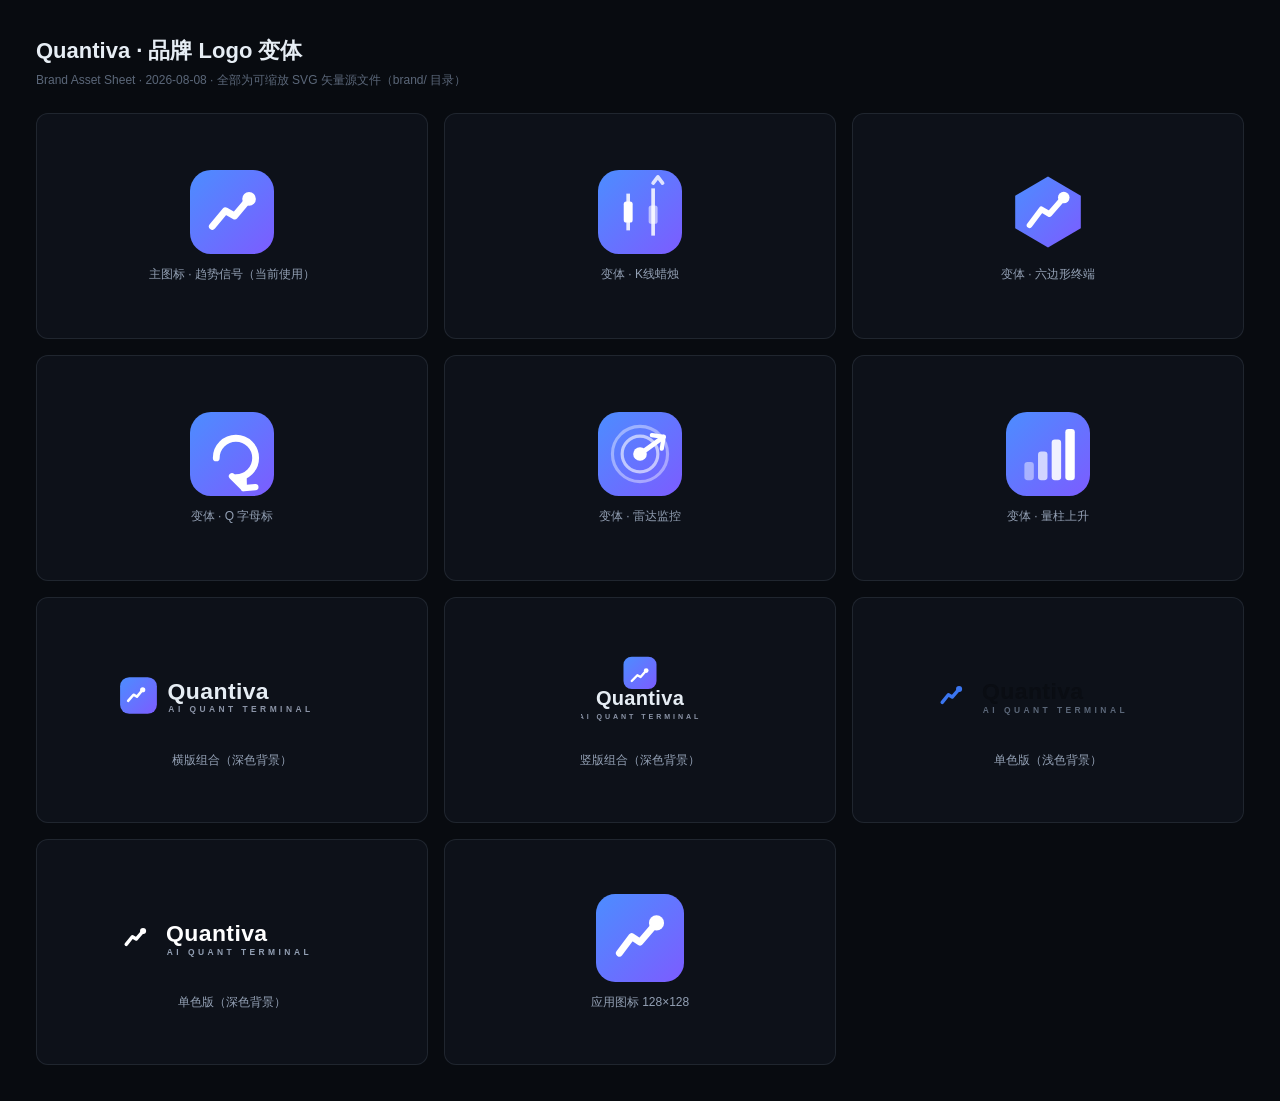
<file: brand/_preview.html>
<!DOCTYPE html><html><head><meta charset="utf-8"><style>body{margin:0;background:#080b10;font-family:"Segoe UI",Arial,sans-serif;padding:36px}</style></head><body><div style="color:#e6edf4;font-size:22px;font-weight:700;margin-bottom:6px">Quantiva · 品牌 Logo 变体</div><div style="color:#5b6779;font-size:12px;margin-bottom:24px">Brand Asset Sheet · 2026-08-08 · 全部为可缩放 SVG 矢量源文件（brand/ 目录）</div><div style="display:grid;grid-template-columns:repeat(3,1fr);gap:16px"><div class="cell" style="display:flex;flex-direction:column;align-items:center;justify-content:center;gap:12px;padding:22px 14px;background:#0d1119;border:1px solid rgba(148,163,184,.14);border-radius:12px;min-height:180px"><img src="[data-uri]" style="height:84px;width:auto;max-width:230px;object-fit:contain"><div style="font-size:12px;color:#93a0b4">主图标 · 趋势信号（当前使用）</div></div><div class="cell" style="display:flex;flex-direction:column;align-items:center;justify-content:center;gap:12px;padding:22px 14px;background:#0d1119;border:1px solid rgba(148,163,184,.14);border-radius:12px;min-height:180px"><img src="[data-uri]" style="height:84px;width:auto;max-width:230px;object-fit:contain"><div style="font-size:12px;color:#93a0b4">变体 · K线蜡烛</div></div><div class="cell" style="display:flex;flex-direction:column;align-items:center;justify-content:center;gap:12px;padding:22px 14px;background:#0d1119;border:1px solid rgba(148,163,184,.14);border-radius:12px;min-height:180px"><img src="[data-uri]" style="height:84px;width:auto;max-width:230px;object-fit:contain"><div style="font-size:12px;color:#93a0b4">变体 · 六边形终端</div></div><div class="cell" style="display:flex;flex-direction:column;align-items:center;justify-content:center;gap:12px;padding:22px 14px;background:#0d1119;border:1px solid rgba(148,163,184,.14);border-radius:12px;min-height:180px"><img src="[data-uri]" style="height:84px;width:auto;max-width:230px;object-fit:contain"><div style="font-size:12px;color:#93a0b4">变体 · Q 字母标</div></div><div class="cell" style="display:flex;flex-direction:column;align-items:center;justify-content:center;gap:12px;padding:22px 14px;background:#0d1119;border:1px solid rgba(148,163,184,.14);border-radius:12px;min-height:180px"><img src="[data-uri]" style="height:84px;width:auto;max-width:230px;object-fit:contain"><div style="font-size:12px;color:#93a0b4">变体 · 雷达监控</div></div><div class="cell" style="display:flex;flex-direction:column;align-items:center;justify-content:center;gap:12px;padding:22px 14px;background:#0d1119;border:1px solid rgba(148,163,184,.14);border-radius:12px;min-height:180px"><img src="[data-uri]" style="height:84px;width:auto;max-width:230px;object-fit:contain"><div style="font-size:12px;color:#93a0b4">变体 · 量柱上升</div></div><div class="cell" style="display:flex;flex-direction:column;align-items:center;justify-content:center;gap:12px;padding:22px 14px;background:#0d1119;border:1px solid rgba(148,163,184,.14);border-radius:12px;min-height:180px"><img src="[data-uri]" style="height:88px;width:auto;max-width:230px;object-fit:contain"><div style="font-size:12px;color:#93a0b4">横版组合（深色背景）</div></div><div class="cell" style="display:flex;flex-direction:column;align-items:center;justify-content:center;gap:12px;padding:22px 14px;background:#0d1119;border:1px solid rgba(148,163,184,.14);border-radius:12px;min-height:180px"><img src="[data-uri]" style="height:88px;width:auto;max-width:230px;object-fit:contain"><div style="font-size:12px;color:#93a0b4">竖版组合（深色背景）</div></div><div class="cell" style="display:flex;flex-direction:column;align-items:center;justify-content:center;gap:12px;padding:22px 14px;background:#0d1119;border:1px solid rgba(148,163,184,.14);border-radius:12px;min-height:180px"><img src="[data-uri]" style="height:88px;width:auto;max-width:230px;object-fit:contain"><div style="font-size:12px;color:#93a0b4">单色版（浅色背景）</div></div><div class="cell" style="display:flex;flex-direction:column;align-items:center;justify-content:center;gap:12px;padding:22px 14px;background:#0d1119;border:1px solid rgba(148,163,184,.14);border-radius:12px;min-height:180px"><img src="[data-uri]" style="height:88px;width:auto;max-width:230px;object-fit:contain"><div style="font-size:12px;color:#93a0b4">单色版（深色背景）</div></div><div class="cell" style="display:flex;flex-direction:column;align-items:center;justify-content:center;gap:12px;padding:22px 14px;background:#0d1119;border:1px solid rgba(148,163,184,.14);border-radius:12px;min-height:180px"><img src="[data-uri]" style="height:88px;width:auto;max-width:230px;object-fit:contain"><div style="font-size:12px;color:#93a0b4">应用图标 128×128</div></div></div></body></html>
</file>
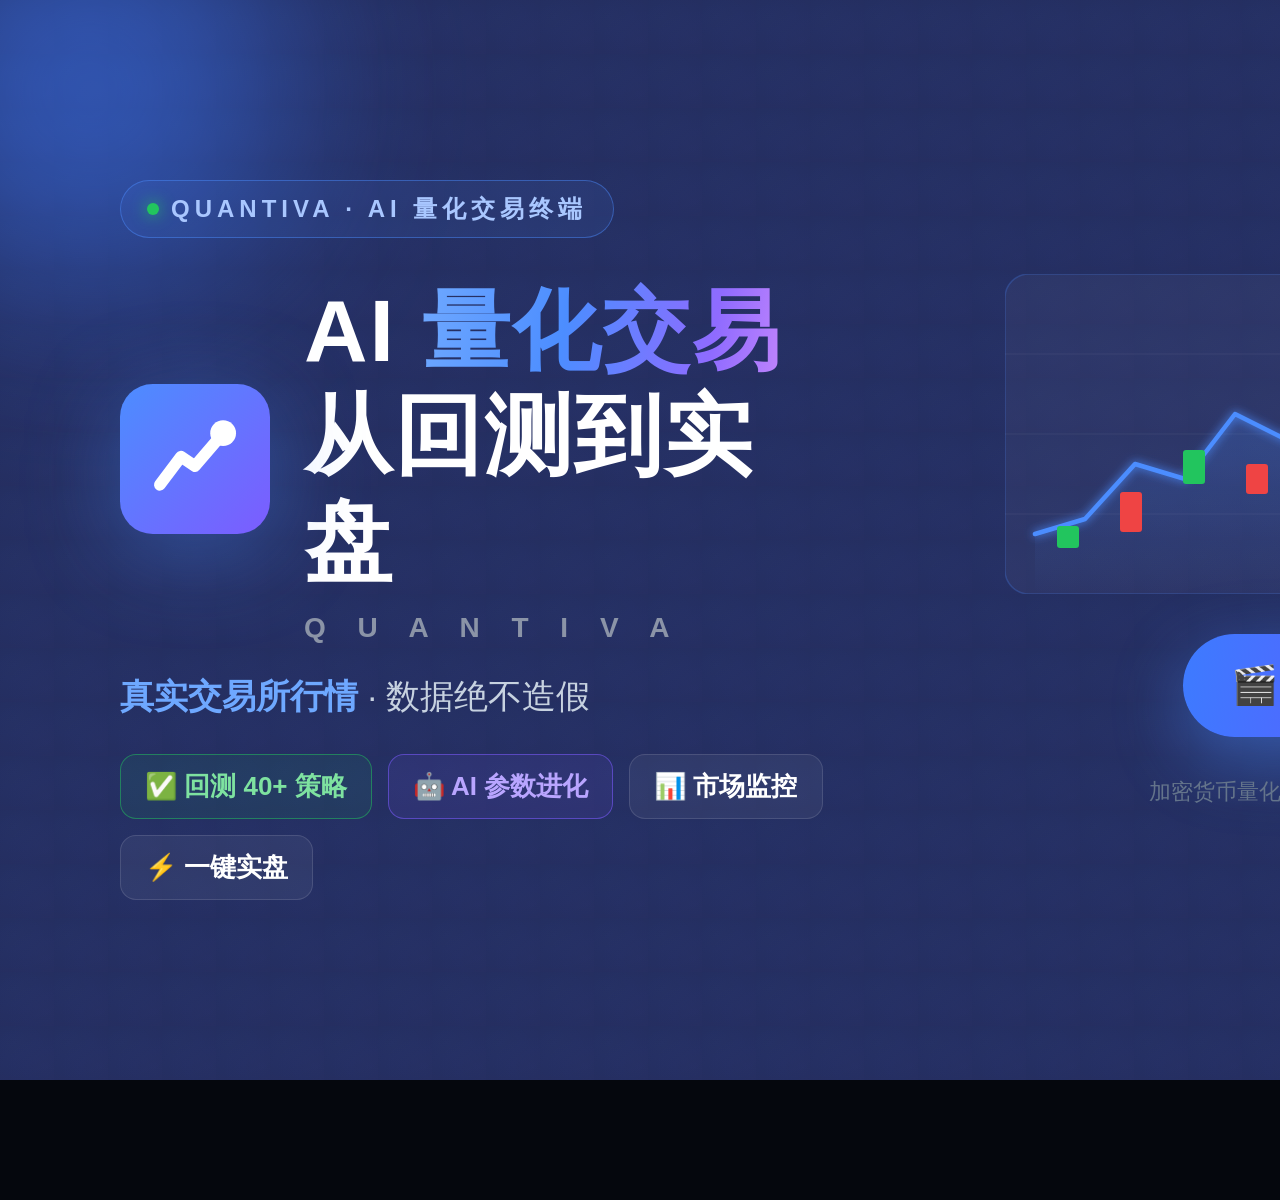
<file: covers/cover_16x9.html>
<!DOCTYPE html><html lang="zh-CN"><head><meta charset="utf-8">
<style>
  * { margin:0; padding:0; box-sizing:border-box; }
  html,body { width:1920px; height:1080px; overflow:hidden; }
  body {
    font-family:"Microsoft YaHei","PingFang SC","Noto Sans SC",sans-serif;
    color:#fff; position:relative;
    background:
      radial-gradient(1100px 700px at 25% 30%, rgba(76,141,255,0.22), rgba(76,141,255,0) 60%),
      radial-gradient(900px 700px at 85% 75%, rgba(124,92,255,0.20), rgba(124,92,255,0) 60%),
      #05070d;
    background-image:
      linear-gradient(rgba(255,255,255,0.035) 1px, transparent 1px),
      linear-gradient(90deg, rgba(255,255,255,0.035) 1px, transparent 1px),
      radial-gradient(1100px 700px at 25% 30%, rgba(76,141,255,0.22), rgba(76,141,255,0) 60%),
      radial-gradient(900px 700px at 85% 75%, rgba(124,92,255,0.20), rgba(124,92,255,0) 60%),
      #05070d;
    background-size: 54px 54px, 54px 54px, 100% 100%, 100% 100%, 100% 100%;
  }
  .wrap { height:100%; display:flex; align-items:center; padding:0 120px; gap:90px; position:relative; }
  .left { flex:0 0 720px; }
  .pill { display:inline-flex; align-items:center; gap:12px; padding:12px 26px; border-radius:999px; background:rgba(76,141,255,0.10); border:1.5px solid rgba(76,141,255,0.45); color:#a9c7ff; font-size:24px; letter-spacing:5px; font-weight:600; }
  .dot { width:12px; height:12px; border-radius:50%; background:#22c55e; box-shadow:0 0 16px #22c55e; }
  .row { display:flex; align-items:center; gap:34px; margin-top:40px; }
  h1 { font-size:88px; font-weight:900; line-height:1.2; letter-spacing:2px; }
  h1 .grad { background:linear-gradient(100deg,#6ea8ff,#4c8dff 40%,#8f6bff 80%,#c084fc); -webkit-background-clip:text; background-clip:text; color:transparent; }
  .brand { margin-top:18px; font-size:28px; letter-spacing:12px; color:#8b94a7; font-weight:600; }
  .tagline { margin-top:30px; font-size:34px; color:#c7d2e0; }
  .tagline b { color:#6ea8ff; }
  .chips { margin-top:34px; display:flex; gap:16px; flex-wrap:wrap; }
  .chip { padding:14px 24px; border-radius:16px; font-size:26px; font-weight:600; background:rgba(255,255,255,0.055); border:1px solid rgba(255,255,255,0.12); }
  .chip.g { border-color:rgba(34,197,94,0.5); color:#7ee2a0; background:rgba(34,197,94,0.08); }
  .chip.p { border-color:rgba(124,92,255,0.55); color:#b9a5ff; background:rgba(124,92,255,0.10); }
  .right { flex:1; display:flex; flex-direction:column; align-items:center; gap:40px; }
  .cta { display:flex; align-items:center; gap:20px; padding:26px 48px; border-radius:999px; background:linear-gradient(100deg,#3d7bff,#6b4dff); box-shadow:0 22px 70px rgba(76,141,255,0.45); font-size:38px; font-weight:800; }
  .foot { font-size:22px; color:#64748b; }
  .corner { position:absolute; border-radius:50%; filter:blur(90px); opacity:0.5; }
  .c1 { left:-100px; top:-100px; width:380px; height:380px; background:#3d7bff; }
  .c2 { right:-120px; bottom:-120px; width:420px; height:420px; background:#7c5cff; }
</style></head>
<body>
  <div class="corner c1"></div><div class="corner c2"></div>
  <div class="wrap">
    <div class="left">
      <div class="pill"><span class="dot"></span>QUANTIVA · AI 量化交易终端</div>
      <div class="row">
        <div style="filter:drop-shadow(0 16px 46px rgba(76,141,255,0.4))"><svg viewBox="0 0 128 128" width="150" height="150"><defs><linearGradient id="ag2" x1="0" y1="0" x2="1" y2="1"><stop offset="0" stop-color="#4c8dff"/><stop offset="1" stop-color="#7c5cff"/></linearGradient></defs><rect width="128" height="128" rx="28" fill="url(#ag2)"/><path d="M34 86 L52 62 L64 70 L88 42" fill="none" stroke="#fff" stroke-width="10" stroke-linecap="round" stroke-linejoin="round"/><circle cx="88" cy="42" r="11" fill="#fff"/></svg></div>
        <div>
          <h1>AI <span class="grad">量化交易</span><br>从回测到实盘</h1>
          <div class="brand">Q U A N T I V A</div>
        </div>
      </div>
      <div class="tagline"><b>真实交易所行情</b> · 数据绝不造假</div>
      <div class="chips">
        <div class="chip g">✅ 回测 40+ 策略</div>
        <div class="chip p">🤖 AI 参数进化</div>
        <div class="chip">📊 市场监控</div>
        <div class="chip">⚡ 一键实盘</div>
      </div>
    </div>
    <div class="right">
      <svg viewBox="0 0 720 320" width="720" height="320">
  <defs>
    <linearGradient id="area2" x1="0" y1="0" x2="0" y2="1"><stop offset="0" stop-color="rgba(76,141,255,0.35)"/><stop offset="1" stop-color="rgba(76,141,255,0)"/></linearGradient>
    <filter id="glow2" x="-20%" y="-20%" width="140%" height="140%"><feGaussianBlur stdDeviation="5" result="b"/><feMerge><feMergeNode in="b"/><feMergeNode in="SourceGraphic"/></feMerge></filter>
  </defs>
  <rect x="0" y="0" width="720" height="320" rx="24" fill="rgba(255,255,255,0.035)"/>
  <rect x="0" y="0" width="720" height="320" rx="24" fill="none" stroke="rgba(76,141,255,0.25)" stroke-width="1.5"/>
  <g stroke="rgba(255,255,255,0.06)" stroke-width="1"><line x1="0" y1="80" x2="720" y2="80"/><line x1="0" y1="160" x2="720" y2="160"/><line x1="0" y1="240" x2="720" y2="240"/></g>
  <path d="M30 260 L80 245 L130 190 L180 205 L230 140 L280 165 L330 105 L380 120 L420 70 L470 92 L520 55 L570 75 L620 38 L670 50" fill="none" stroke="#4c8dff" stroke-width="4.5" stroke-linecap="round" stroke-linejoin="round" filter="url(#glow2)"/>
  <path d="M30 260 L80 245 L130 190 L180 205 L230 140 L280 165 L330 105 L380 120 L420 70 L470 92 L520 55 L570 75 L620 38 L670 50 L670 320 L30 320 Z" fill="url(#area2)"/>
  <g>
    <rect x="52" y="252" width="22" height="22" rx="3" fill="#22c55e"/>
    <rect x="115" y="218" width="22" height="40" rx="3" fill="#ef4444"/>
    <rect x="178" y="176" width="22" height="34" rx="3" fill="#22c55e"/>
    <rect x="241" y="190" width="22" height="30" rx="3" fill="#ef4444"/>
    <rect x="304" y="132" width="22" height="38" rx="3" fill="#22c55e"/>
    <rect x="367" y="148" width="22" height="28" rx="3" fill="#ef4444"/>
    <rect x="430" y="92" width="22" height="34" rx="3" fill="#22c55e"/>
    <rect x="493" y="108" width="22" height="26" rx="3" fill="#ef4444"/>
    <rect x="556" y="68" width="22" height="32" rx="3" fill="#22c55e"/>
    <rect x="619" y="48" width="22" height="28" rx="3" fill="#22c55e"/>
  </g>
</svg>
      <div class="cta">🎬 项目介绍 <span>▶</span></div>
      <div class="foot">加密货币量化交易 · 仅供学习研究 · 风险自担</div>
    </div>
  </div>
</body></html>
</file>
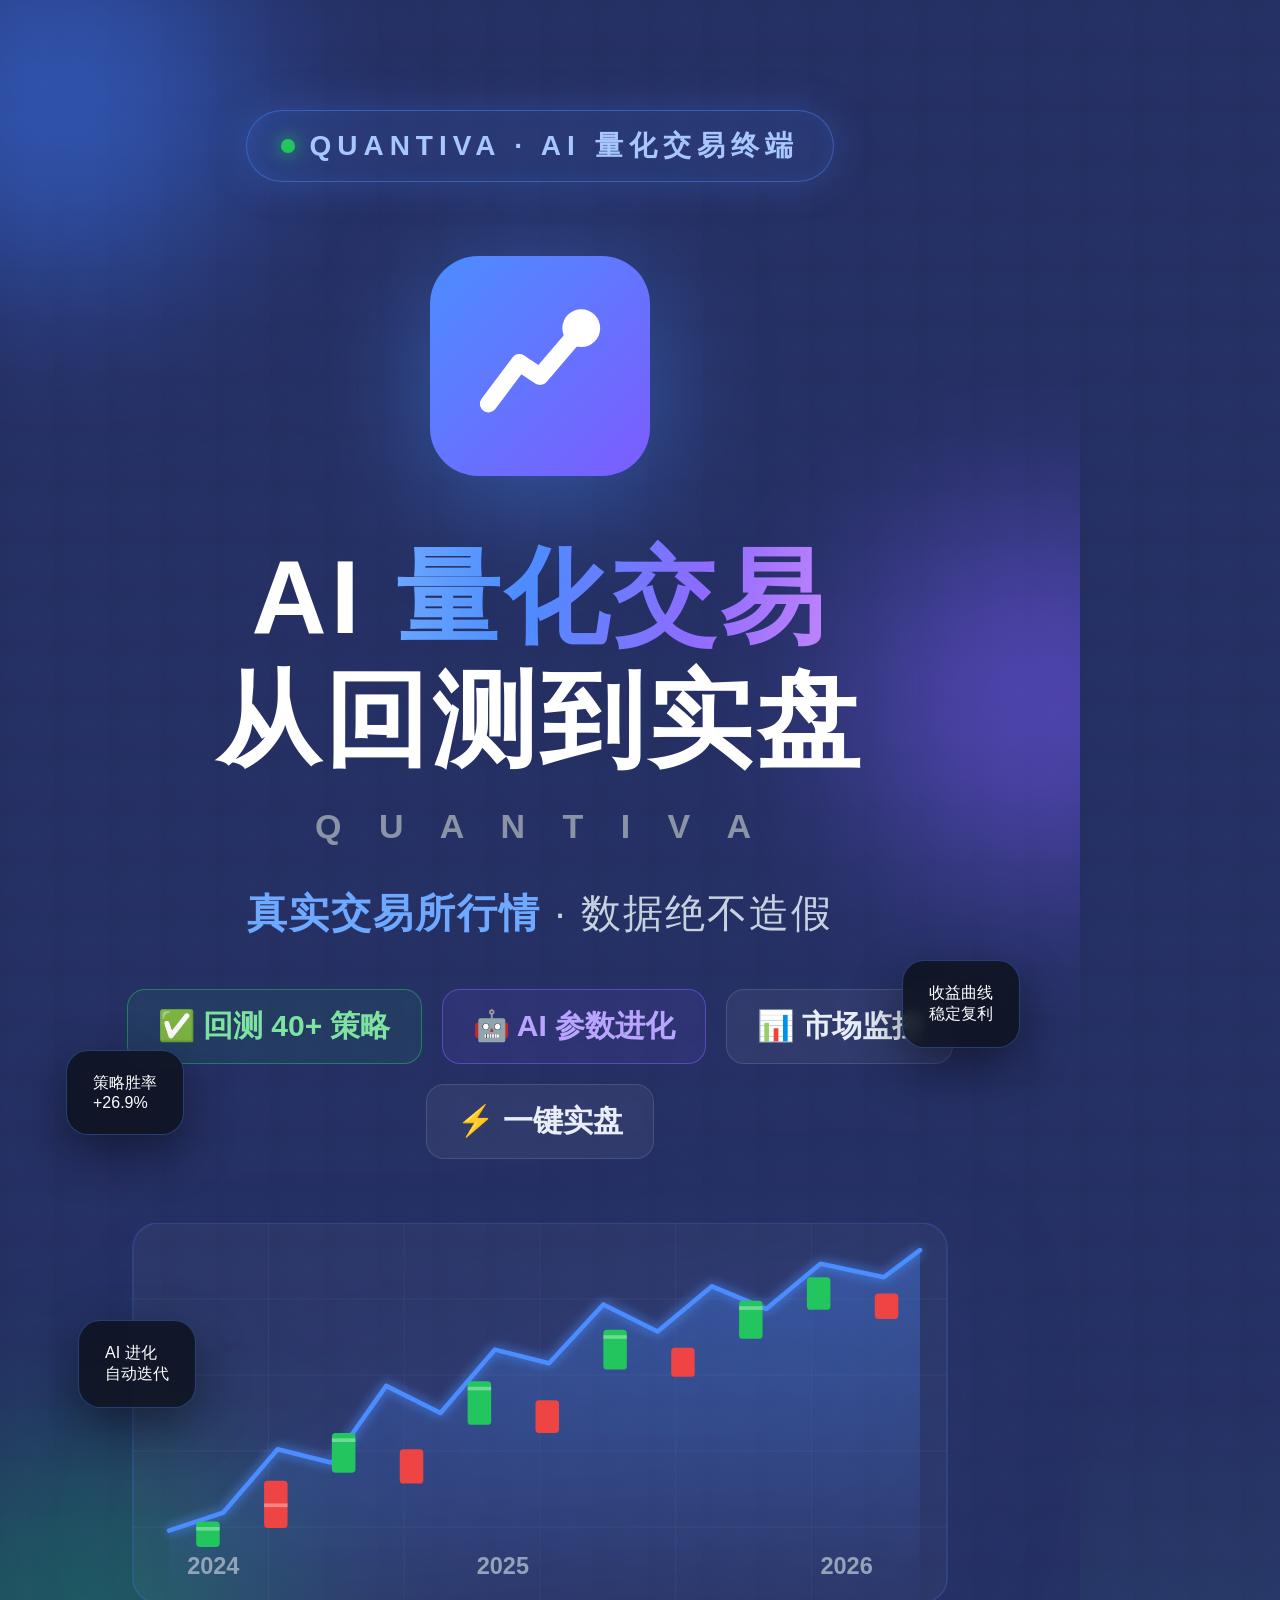
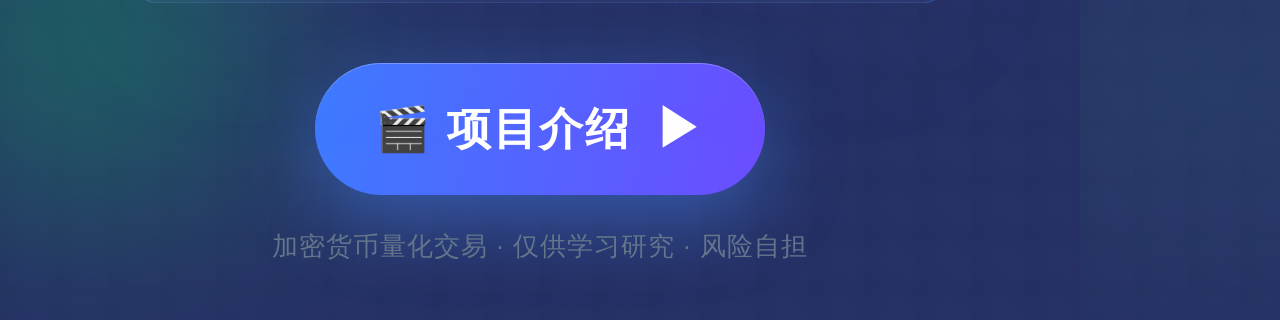
<file: covers/cover_9x16.html>
<!DOCTYPE html><html lang="zh-CN"><head><meta charset="utf-8">
<style>
  * { margin:0; padding:0; box-sizing:border-box; }
  html,body { width:1080px; height:1920px; overflow:hidden; }
  body {
    font-family:"Microsoft YaHei","PingFang SC","Noto Sans SC",sans-serif;
    background:
      radial-gradient(1200px 900px at 50% 18%, rgba(76,141,255,0.22), rgba(76,141,255,0) 60%),
      radial-gradient(900px 700px at 85% 82%, rgba(124,92,255,0.20), rgba(124,92,255,0) 60%),
      radial-gradient(700px 500px at 12% 88%, rgba(34,197,94,0.10), rgba(34,197,94,0) 60%),
      #05070d;
    background-image:
      linear-gradient(rgba(255,255,255,0.035) 1px, transparent 1px),
      linear-gradient(90deg, rgba(255,255,255,0.035) 1px, transparent 1px),
      radial-gradient(1200px 900px at 50% 18%, rgba(76,141,255,0.22), rgba(76,141,255,0) 60%),
      radial-gradient(900px 700px at 85% 82%, rgba(124,92,255,0.20), rgba(124,92,255,0) 60%),
      radial-gradient(700px 500px at 12% 88%, rgba(34,197,94,0.10), rgba(34,197,94,0) 60%),
      #05070d;
    background-size: 54px 54px, 54px 54px, 100% 100%, 100% 100%, 100% 100%, 100% 100%;
    color:#fff;
    position:relative;
  }
  .wrap { position:relative; height:100%; display:flex; flex-direction:column; align-items:center; padding:110px 70px 90px; }
  .pill {
    display:inline-flex; align-items:center; gap:14px; padding:16px 34px; border-radius:999px;
    background:rgba(76,141,255,0.10); border:1.5px solid rgba(76,141,255,0.45);
    color:#a9c7ff; font-size:28px; letter-spacing:6px; font-weight:600;
    box-shadow:0 0 40px rgba(76,141,255,0.25), inset 0 0 20px rgba(76,141,255,0.08);
  }
  .dot { width:14px; height:14px; border-radius:50%; background:#22c55e; box-shadow:0 0 18px #22c55e; }
  .icon { margin-top:74px; filter:drop-shadow(0 20px 60px rgba(76,141,255,0.45)); }
  h1 {
    margin-top:56px; font-size:104px; font-weight:900; letter-spacing:4px; line-height:1.18; text-align:center;
  }
  h1 .grad {
    background:linear-gradient(100deg,#6ea8ff 0%, #4c8dff 30%, #8f6bff 70%, #c084fc 100%);
    -webkit-background-clip:text; background-clip:text; color:transparent;
  }
  .brand { margin-top:26px; font-size:34px; letter-spacing:14px; color:#8b94a7; font-weight:600; }
  .tagline { margin-top:40px; font-size:40px; color:#c7d2e0; letter-spacing:2px; font-weight:500; }
  .tagline b { color:#6ea8ff; }
  .chips { margin-top:48px; display:flex; gap:20px; flex-wrap:wrap; justify-content:center; }
  .chip {
    padding:16px 30px; border-radius:18px; font-size:30px; font-weight:600; color:#e8eef7;
    background:rgba(255,255,255,0.055); border:1px solid rgba(255,255,255,0.12);
    backdrop-filter:blur(4px);
  }
  .chip.g { border-color:rgba(34,197,94,0.5); color:#7ee2a0; background:rgba(34,197,94,0.08); }
  .chip.p { border-color:rgba(124,92,255,0.55); color:#b9a5ff; background:rgba(124,92,255,0.10); }
  .chart { margin-top:64px; filter:drop-shadow(0 30px 80px rgba(76,141,255,0.25)); }
  .floatcard {
    position:absolute; background:rgba(13,18,30,0.85); border:1px solid rgba(76,141,255,0.35);
    border-radius:22px; padding:22px 26px; backdrop-filter:blur(6px);
    box-shadow:0 18px 50px rgba(0,0,0,0.45);
  }
  .fc1 { left:66px; top:1050px; }
  .fc2 { right:60px; top:960px; }
  .fc3 { left:78px; top:1320px; }
  .fc .t { font-size:24px; color:#94a3b8; font-weight:600; }
  .fc .v { margin-top:6px; font-size:40px; font-weight:800; }
  .fc .v.up { color:#22c55e; } .fc .v.grad { background:linear-gradient(90deg,#6ea8ff,#c084fc); -webkit-background-clip:text; background-clip:text; color:transparent; }
  .cta {
    margin-top:56px; display:flex; align-items:center; gap:24px; padding:34px 60px; border-radius:999px;
    background:linear-gradient(100deg,#3d7bff,#6b4dff);
    box-shadow:0 24px 80px rgba(76,141,255,0.45), inset 0 1px 0 rgba(255,255,255,0.25);
    font-size:44px; font-weight:800; letter-spacing:2px;
  }
  .cta .arrow { font-size:48px; }
  .foot { margin-top:34px; font-size:26px; color:#64748b; letter-spacing:1px; }
  .corner { position:absolute; width:360px; height:360px; border-radius:50%; filter:blur(90px); opacity:0.5; }
  .c1 { left:-120px; top:-80px; background:#3d7bff; }
  .c2 { right:-140px; top:520px; background:#7c5cff; }
  .c3 { left:-100px; bottom:120px; background:#0f9d58; opacity:0.35; }
</style></head>
<body>
  <div class="corner c1"></div><div class="corner c2"></div><div class="corner c3"></div>
  <div class="wrap">
    <div class="pill"><span class="dot"></span>QUANTIVA · AI 量化交易终端</div>
    <div class="icon"><svg viewBox="0 0 128 128" width="220" height="220"><defs><linearGradient id="ag" x1="0" y1="0" x2="1" y2="1"><stop offset="0" stop-color="#4c8dff"/><stop offset="1" stop-color="#7c5cff"/></linearGradient></defs><rect width="128" height="128" rx="28" fill="url(#ag)"/><path d="M34 86 L52 62 L64 70 L88 42" fill="none" stroke="#fff" stroke-width="10" stroke-linecap="round" stroke-linejoin="round"/><circle cx="88" cy="42" r="11" fill="#fff"/></svg></div>
    <h1>AI <span class="grad">量化交易</span><br>从回测到实盘</h1>
    <div class="brand">Q U A N T I V A</div>
    <div class="tagline"><b>真实交易所行情</b> · 数据绝不造假</div>
    <div class="chips">
      <div class="chip g">✅ 回测 40+ 策略</div>
      <div class="chip p">🤖 AI 参数进化</div>
      <div class="chip">📊 市场监控</div>
      <div class="chip">⚡ 一键实盘</div>
    </div>
    <div class="chart"><svg viewBox="0 0 900 420" width="820" height="380">
  <defs>
    <linearGradient id="area" x1="0" y1="0" x2="0" y2="1">
      <stop offset="0" stop-color="rgba(76,141,255,0.35)"/>
      <stop offset="1" stop-color="rgba(76,141,255,0)"/>
    </linearGradient>
    <filter id="glow" x="-20%" y="-20%" width="140%" height="140%">
      <feGaussianBlur stdDeviation="6" result="b"/><feMerge><feMergeNode in="b"/><feMergeNode in="SourceGraphic"/></feMerge>
    </filter>
  </defs>
  <rect x="0" y="0" width="900" height="420" rx="28" fill="rgba(255,255,255,0.035)"/>
  <rect x="0" y="0" width="900" height="420" rx="28" fill="none" stroke="rgba(76,141,255,0.25)" stroke-width="1.5"/>
  <g stroke="rgba(255,255,255,0.06)" stroke-width="1">
    <line x1="0" y1="84" x2="900" y2="84"/><line x1="0" y1="168" x2="900" y2="168"/>
    <line x1="0" y1="252" x2="900" y2="252"/><line x1="0" y1="336" x2="900" y2="336"/>
  </g>
  <g stroke="rgba(255,255,255,0.05)" stroke-width="1">
    <line x1="150" y1="0" x2="150" y2="420"/><line x1="300" y1="0" x2="300" y2="420"/>
    <line x1="450" y1="0" x2="450" y2="420"/><line x1="600" y1="0" x2="600" y2="420"/><line x1="750" y1="0" x2="750" y2="420"/>
  </g>
  <path d="M40 340 L100 320 L160 250 L220 265 L280 180 L340 210 L400 140 L460 155 L520 90 L580 120 L640 70 L700 95 L760 45 L830 60 L870 30" fill="none" stroke="#4c8dff" stroke-width="5" stroke-linecap="round" stroke-linejoin="round" filter="url(#glow)"/>
  <path d="M40 340 L100 320 L160 250 L220 265 L280 180 L340 210 L400 140 L460 155 L520 90 L580 120 L640 70 L700 95 L760 45 L830 60 L870 30 L870 420 L40 420 Z" fill="url(#area)"/>
  <g>
    <rect x="70" y="330" width="26" height="28" rx="4" fill="#22c55e"/><rect x="70" y="336" width="26" height="4" fill="#fff" opacity="0.35"/>
    <rect x="145" y="285" width="26" height="52" rx="4" fill="#ef4444"/><rect x="145" y="310" width="26" height="4" fill="#fff" opacity="0.35"/>
    <rect x="220" y="232" width="26" height="44" rx="4" fill="#22c55e"/><rect x="220" y="238" width="26" height="4" fill="#fff" opacity="0.35"/>
    <rect x="295" y="250" width="26" height="38" rx="4" fill="#ef4444"/>
    <rect x="370" y="175" width="26" height="48" rx="4" fill="#22c55e"/><rect x="370" y="181" width="26" height="4" fill="#fff" opacity="0.35"/>
    <rect x="445" y="196" width="26" height="36" rx="4" fill="#ef4444"/>
    <rect x="520" y="118" width="26" height="44" rx="4" fill="#22c55e"/><rect x="520" y="124" width="26" height="4" fill="#fff" opacity="0.35"/>
    <rect x="595" y="138" width="26" height="32" rx="4" fill="#ef4444"/>
    <rect x="670" y="86" width="26" height="42" rx="4" fill="#22c55e"/><rect x="670" y="92" width="26" height="4" fill="#fff" opacity="0.35"/>
    <rect x="745" y="60" width="26" height="36" rx="4" fill="#22c55e"/>
    <rect x="820" y="78" width="26" height="28" rx="4" fill="#ef4444"/>
  </g>
  <g fill="#fff" font-family="Segoe UI, sans-serif" font-weight="700">
    <text x="60" y="388" font-size="26" fill="#94a3b8">2024</text>
    <text x="380" y="388" font-size="26" fill="#94a3b8">2025</text>
    <text x="760" y="388" font-size="26" fill="#94a3b8">2026</text>
  </g>
</svg></div>
    <div class="floatcard fc1"><div class="t">策略胜率</div><div class="v up">+26.9%</div></div>
    <div class="floatcard fc2"><div class="t">收益曲线</div><div class="v grad">稳定复利</div></div>
    <div class="floatcard fc3"><div class="t">AI 进化</div><div class="v grad">自动迭代</div></div>
    <div class="cta">🎬 项目介绍 <span class="arrow">▶</span></div>
    <div class="foot">加密货币量化交易 · 仅供学习研究 · 风险自担</div>
  </div>
</body></html>
</file>
